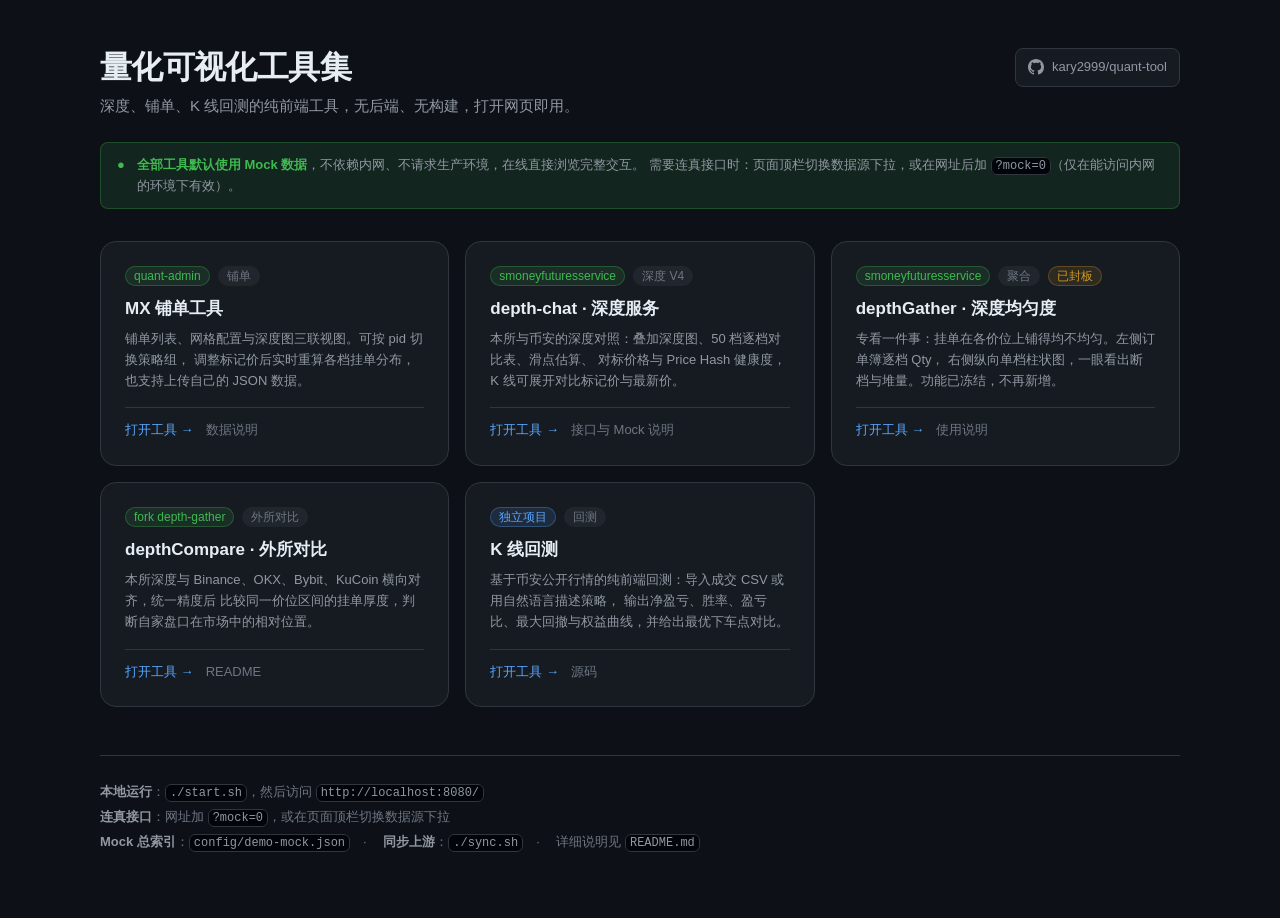
<file: index.html>
<!DOCTYPE html>
<html lang="zh">
<head>
  <meta charset="UTF-8">
  <meta name="viewport" content="width=device-width, initial-scale=1.0">
  <title>量化可视化工具集</title>
  <meta name="description" content="深度、铺单、K 线回测的纯前端可视化工具集，默认内置 Mock 数据，打开即用。">
  <link rel="icon" href="data:image/svg+xml,<svg xmlns='http://www.w3.org/2000/svg' viewBox='0 0 32 32'><text y='26' font-size='26'>📈</text></svg>">
  <style>
    :root {
      /* 颜色：一个主色 + 中性灰阶 + 语义色 */
      --bg:        #0d1117;
      --bg-raised: #161b22;
      --bg-sunken: #010409;
      --bg-subtle: #21262d;
      --border:       #30363d;
      --border-strong:#3d444d;
      --text:       #e6edf3;
      --text-dim:   #9198a1;
      --text-faint: #6e7681;
      --accent:      #58a6ff;
      --accent-dim:  rgba(88, 166, 255, .12);
      --ok:      #3fb950;
      --ok-dim:  rgba(63, 185, 80, .12);
      --warn:     #d29922;
      --warn-dim: rgba(210, 153, 34, .12);

      /* 间距：4px 刻度 */
      --sp-1: 4px;  --sp-2: 8px;  --sp-3: 12px; --sp-4: 16px;
      --sp-6: 24px; --sp-8: 32px; --sp-12: 48px; --sp-16: 64px;

      /* 圆角 */
      --r-sm: 6px; --r-md: 8px; --r-lg: 16px; --r-pill: 9999px;

      /* 字阶 */
      --fs-display: 32px; --fs-h2: 22px; --fs-h3: 17px;
      --fs-body: 15px; --fs-small: 13px; --fs-caption: 12px;

      /* 阴影 */
      --shadow-sm: 0 1px 3px rgba(0,0,0,.24), 0 2px 6px rgba(0,0,0,.16);
      --shadow-lg: 0 4px 6px rgba(0,0,0,.20), 0 16px 32px rgba(0,0,0,.32);

      --font: 'Inter', -apple-system, BlinkMacSystemFont, 'PingFang SC',
              'HarmonyOS Sans', 'Source Han Sans SC', 'Segoe UI', sans-serif;
      --font-mono: ui-monospace, SFMono-Regular, 'SF Mono', Menlo, monospace;
      --ease: 160ms ease-out;
    }

    *, *::before, *::after { box-sizing: border-box; margin: 0; padding: 0; }

    body {
      font-family: var(--font);
      font-size: var(--fs-body);
      line-height: 1.6;
      background: var(--bg);
      color: var(--text);
      min-height: 100vh;
      padding: var(--sp-12) var(--sp-6) var(--sp-16);
      -webkit-font-smoothing: antialiased;
    }

    .wrap { max-width: 1080px; margin: 0 auto; }

    /* ---------- 页头 ---------- */
    .masthead {
      display: flex;
      align-items: flex-start;
      justify-content: space-between;
      gap: var(--sp-6);
      flex-wrap: wrap;
      margin-bottom: var(--sp-6);
    }
    h1 {
      font-size: var(--fs-display);
      font-weight: 700;
      line-height: 1.2;
      letter-spacing: -.02em;
      margin-bottom: var(--sp-2);
    }
    .lede {
      color: var(--text-dim);
      font-size: var(--fs-body);
      max-width: 62ch;
    }
    .repo-link {
      display: inline-flex;
      align-items: center;
      gap: var(--sp-2);
      padding: var(--sp-2) var(--sp-3);
      min-height: 36px;
      border: 1px solid var(--border);
      border-radius: var(--r-md);
      background: var(--bg-raised);
      color: var(--text-dim);
      font-size: var(--fs-small);
      text-decoration: none;
      transition: border-color var(--ease), color var(--ease);
      white-space: nowrap;
    }
    .repo-link:hover  { border-color: var(--border-strong); color: var(--text); }
    .repo-link:active { background: var(--bg-subtle); }

    /* ---------- Mock 提示条 ---------- */
    .notice {
      display: flex;
      gap: var(--sp-3);
      padding: var(--sp-3) var(--sp-4);
      margin-bottom: var(--sp-8);
      background: var(--ok-dim);
      border: 1px solid rgba(63, 185, 80, .28);
      border-radius: var(--r-md);
      font-size: var(--fs-small);
      color: var(--text-dim);
      line-height: 1.55;
    }
    .notice b { color: var(--ok); font-weight: 600; }
    .notice-icon { color: var(--ok); flex-shrink: 0; }

    /* ---------- 卡片网格 ---------- */
    .grid {
      display: grid;
      grid-template-columns: repeat(auto-fill, minmax(320px, 1fr));
      gap: var(--sp-4);
    }
    .card {
      display: flex;
      flex-direction: column;
      background: var(--bg-raised);
      border: 1px solid var(--border);
      border-radius: var(--r-lg);
      padding: var(--sp-6);
      transition: border-color var(--ease), transform var(--ease), box-shadow var(--ease);
    }
    .card:hover {
      border-color: var(--border-strong);
      transform: translateY(-2px);
      box-shadow: var(--shadow-lg);
    }
    .card:focus-within { border-color: var(--accent); }

    .tags { display: flex; flex-wrap: wrap; gap: var(--sp-2); margin-bottom: var(--sp-3); }
    .tag {
      font-size: var(--fs-caption);
      line-height: 1.5;
      padding: 0 var(--sp-2);
      border-radius: var(--r-pill);
      background: var(--bg-subtle);
      border: 1px solid transparent;
      color: var(--text-faint);
    }
    .tag--src   { color: var(--ok);     background: var(--ok-dim);     border-color: rgba(63,185,80,.3); }
    .tag--frozen{ color: var(--warn);   background: var(--warn-dim);   border-color: rgba(210,153,34,.3); }
    .tag--ext   { color: var(--accent); background: var(--accent-dim); border-color: rgba(88,166,255,.3); }

    .card h2 { font-size: var(--fs-h3); font-weight: 600; line-height: 1.35; margin-bottom: var(--sp-2); }
    .card h2 a {
      color: var(--text);
      text-decoration: none;
      transition: color var(--ease);
    }
    .card h2 a:hover { color: var(--accent); }
    /* 让整张卡可点，同时不吞掉底部的次级链接 */
    .card h2 a::after { content: ''; position: absolute; inset: 0; }
    .card { position: relative; }

    .card p {
      font-size: var(--fs-small);
      color: var(--text-dim);
      line-height: 1.6;
      margin-bottom: var(--sp-4);
      flex: 1;
    }

    .card-foot {
      display: flex;
      flex-wrap: wrap;
      gap: var(--sp-3);
      padding-top: var(--sp-3);
      border-top: 1px solid var(--border);
    }
    .link {
      position: relative;
      z-index: 1;
      font-size: var(--fs-small);
      color: var(--text-faint);
      text-decoration: none;
      transition: color var(--ease);
    }
    .link:hover { color: var(--accent); text-decoration: underline; }
    .link--go { color: var(--accent); font-weight: 500; }

    /* ---------- 页脚 ---------- */
    footer {
      margin-top: var(--sp-12);
      padding-top: var(--sp-6);
      border-top: 1px solid var(--border);
      font-size: var(--fs-small);
      color: var(--text-faint);
      line-height: 1.9;
    }
    footer strong { color: var(--text-dim); font-weight: 600; }
    code {
      font-family: var(--font-mono);
      font-size: var(--fs-caption);
      background: var(--bg-sunken);
      border: 1px solid var(--border);
      padding: 1px var(--sp-1);
      border-radius: var(--r-sm);
      color: var(--text-dim);
    }

    @media (max-width: 600px) {
      body { padding: var(--sp-8) var(--sp-4) var(--sp-12); }
      h1 { font-size: 26px; }
      .grid { grid-template-columns: 1fr; }
    }
  </style>
</head>
<body>
<div class="wrap">

  <header class="masthead">
    <div>
      <h1>量化可视化工具集</h1>
      <p class="lede">
        深度、铺单、K 线回测的纯前端工具，无后端、无构建，打开网页即用。
      </p>
    </div>
    <a class="repo-link" href="https://github.com/kary2999/quant-tool" target="_blank" rel="noopener"
       aria-label="在 GitHub 上查看源码">
      <svg width="16" height="16" viewBox="0 0 16 16" fill="currentColor" aria-hidden="true">
        <path d="M8 0C3.58 0 0 3.58 0 8c0 3.54 2.29 6.53 5.47 7.59.4.07.55-.17.55-.38
                 0-.19-.01-.82-.01-1.49-2.01.37-2.53-.49-2.69-.94-.09-.23-.48-.94-.82-1.13
                 -.28-.15-.68-.52-.01-.53.63-.01 1.08.58 1.23.82.72 1.21 1.87.87 2.33.66
                 .07-.52.28-.87.51-1.07-1.78-.2-3.64-.89-3.64-3.95 0-.87.31-1.59.82-2.15
                 -.08-.2-.36-1.02.08-2.12 0 0 .67-.21 2.2.82a7.4 7.4 0 0 1 2-.27c.68 0 1.36.09 2 .27
                 1.53-1.04 2.2-.82 2.2-.82.44 1.1.16 1.92.08 2.12.51.56.82 1.27.82 2.15
                 0 3.07-1.87 3.75-3.65 3.95.29.25.54.73.54 1.48 0 1.07-.01 1.93-.01 2.2
                 0 .21.15.46.55.38A8.01 8.01 0 0 0 16 8c0-4.42-3.58-8-8-8Z"/>
      </svg>
      kary2999/quant-tool
    </a>
  </header>

  <div class="notice">
    <span class="notice-icon" aria-hidden="true">●</span>
    <span>
      <b>全部工具默认使用 Mock 数据</b>，不依赖内网、不请求生产环境，在线直接浏览完整交互。
      需要连真接口时：页面顶栏切换数据源下拉，或在网址后加 <code>?mock=0</code>（仅在能访问内网的环境下有效）。
    </span>
  </div>

  <main class="grid">

    <article class="card">
      <div class="tags">
        <span class="tag tag--src">quant-admin</span>
        <span class="tag">铺单</span>
      </div>
      <h2><a href="market-making/index.html">MX 铺单工具</a></h2>
      <p>
        铺单列表、网格配置与深度图三联视图。可按 pid 切换策略组，
        调整标记价后实时重算各档挂单分布，也支持上传自己的 JSON 数据。
      </p>
      <div class="card-foot">
        <a class="link link--go" href="market-making/index.html">打开工具 →</a>
        <a class="link" href="market-making/demo.html">数据说明</a>
      </div>
    </article>

    <article class="card">
      <div class="tags">
        <span class="tag tag--src">smoneyfuturesservice</span>
        <span class="tag">深度 V4</span>
      </div>
      <h2><a href="depth-chat/depth-chat.html">depth-chat · 深度服务</a></h2>
      <p>
        本所与币安的深度对照：叠加深度图、50 档逐档对比表、滑点估算、
        对标价格与 Price Hash 健康度，K 线可展开对比标记价与最新价。
      </p>
      <div class="card-foot">
        <a class="link link--go" href="depth-chat/depth-chat.html">打开工具 →</a>
        <a class="link" href="depth-chat/demo.html">接口与 Mock 说明</a>
      </div>
    </article>

    <article class="card">
      <div class="tags">
        <span class="tag tag--src">smoneyfuturesservice</span>
        <span class="tag">聚合</span>
        <span class="tag tag--frozen">已封板</span>
      </div>
      <h2><a href="depth-gather/depthGather-chat.html">depthGather · 深度均匀度</a></h2>
      <p>
        专看一件事：挂单在各价位上铺得均不均匀。左侧订单簿逐档 Qty，
        右侧纵向单档柱状图，一眼看出断档与堆量。功能已冻结，不再新增。
      </p>
      <div class="card-foot">
        <a class="link link--go" href="depth-gather/depthGather-chat.html">打开工具 →</a>
        <a class="link" href="depth-gather/demo.html">使用说明</a>
      </div>
    </article>

    <article class="card">
      <div class="tags">
        <span class="tag tag--src">fork depth-gather</span>
        <span class="tag">外所对比</span>
      </div>
      <h2><a href="depth-compare/depthCompare-chat.html">depthCompare · 外所对比</a></h2>
      <p>
        本所深度与 Binance、OKX、Bybit、KuCoin 横向对齐，统一精度后
        比较同一价位区间的挂单厚度，判断自家盘口在市场中的相对位置。
      </p>
      <div class="card-foot">
        <a class="link link--go" href="depth-compare/depthCompare-chat.html">打开工具 →</a>
        <a class="link" href="https://github.com/kary2999/quant-tool/blob/main/depth-compare/README.md"
           target="_blank" rel="noopener">README</a>
      </div>
    </article>

    <article class="card">
      <div class="tags">
        <span class="tag tag--ext">独立项目</span>
        <span class="tag">回测</span>
      </div>
      <h2>
        <a href="https://kary2999.github.io/trade-backtest/" target="_blank" rel="noopener">
          K 线回测
        </a>
      </h2>
      <p>
        基于币安公开行情的纯前端回测：导入成交 CSV 或用自然语言描述策略，
        输出净盈亏、胜率、盈亏比、最大回撤与权益曲线，并给出最优下车点对比。
      </p>
      <div class="card-foot">
        <a class="link link--go" href="https://kary2999.github.io/trade-backtest/"
           target="_blank" rel="noopener">打开工具 →</a>
        <a class="link" href="https://github.com/kary2999/trade-backtest"
           target="_blank" rel="noopener">源码</a>
      </div>
    </article>

  </main>

  <footer>
    <strong>本地运行</strong>：<code>./start.sh</code>，然后访问 <code>http://localhost:8080/</code><br>
    <strong>连真接口</strong>：网址加 <code>?mock=0</code>，或在页面顶栏切换数据源下拉<br>
    <strong>Mock 总索引</strong>：<code>config/demo-mock.json</code>　·　
    <strong>同步上游</strong>：<code>./sync.sh</code>　·　
    详细说明见 <code>README.md</code>
  </footer>

</div>
</body>
</html>
</file>
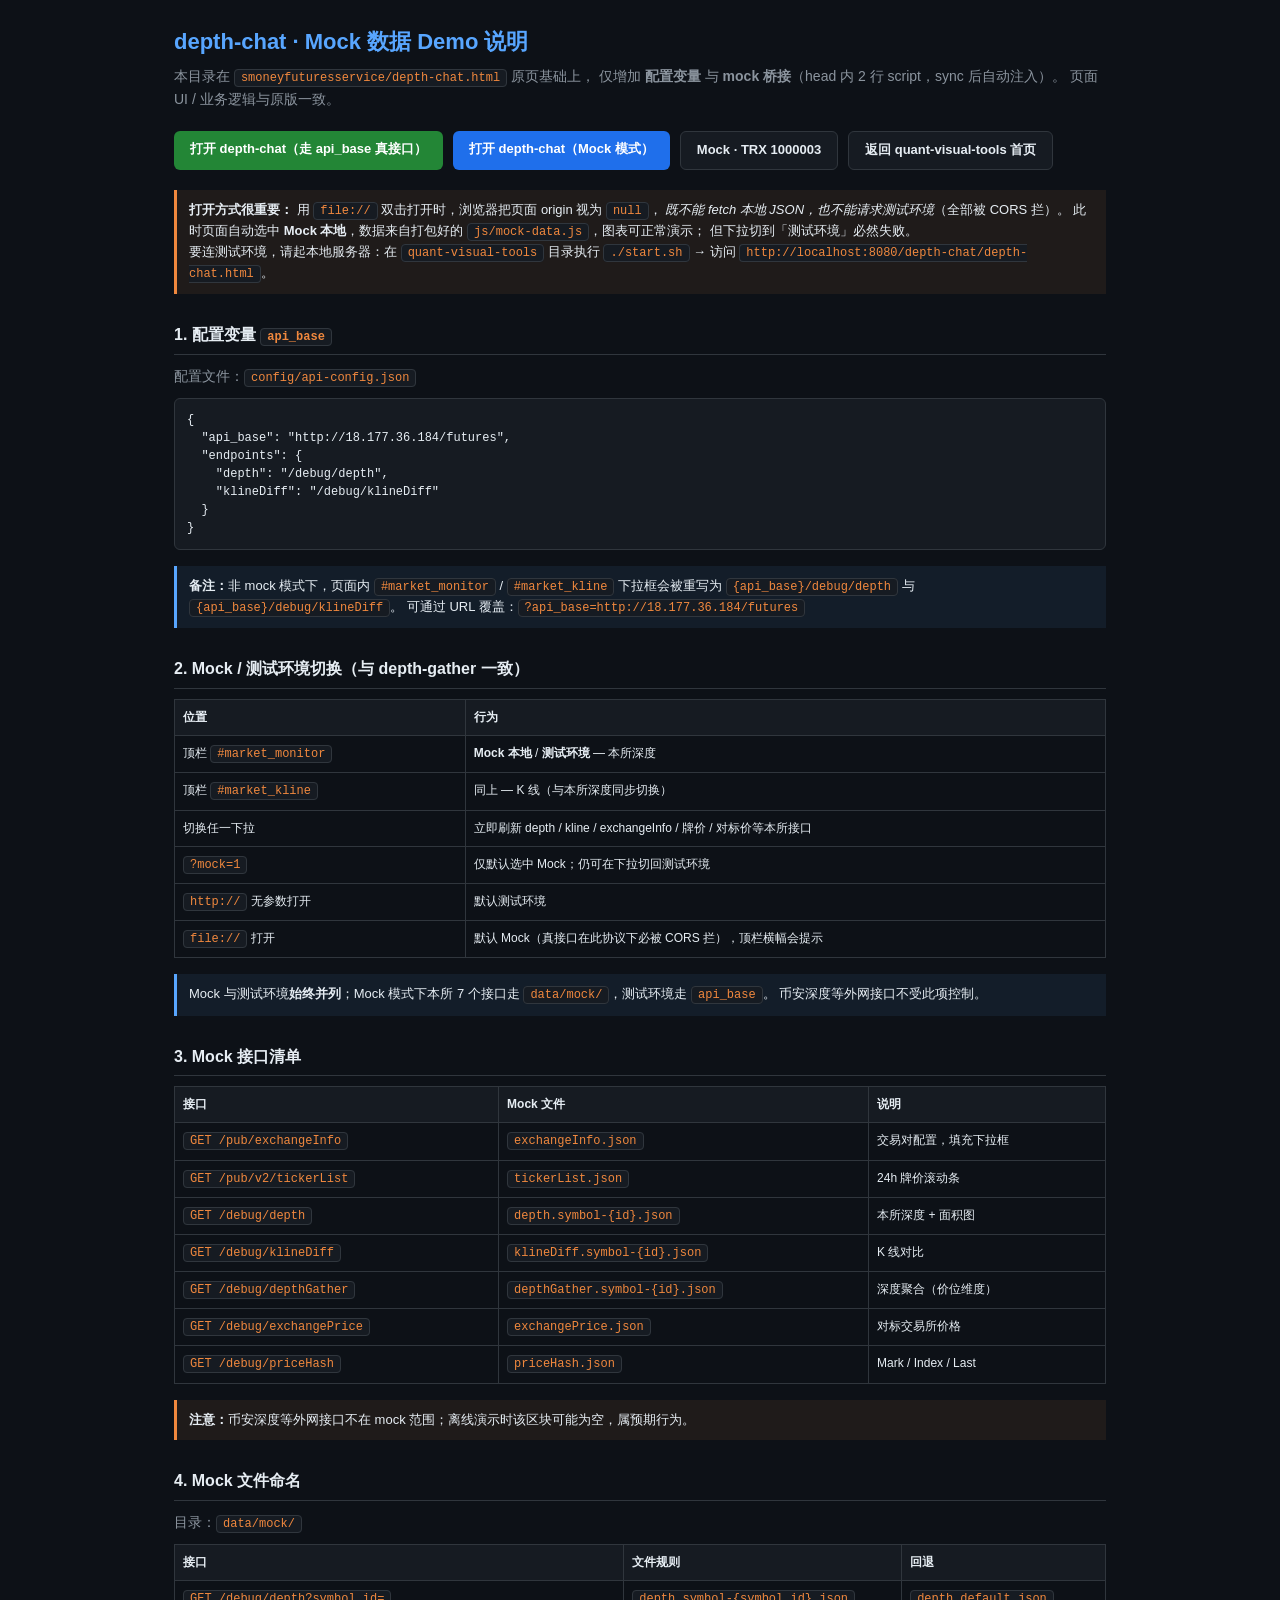
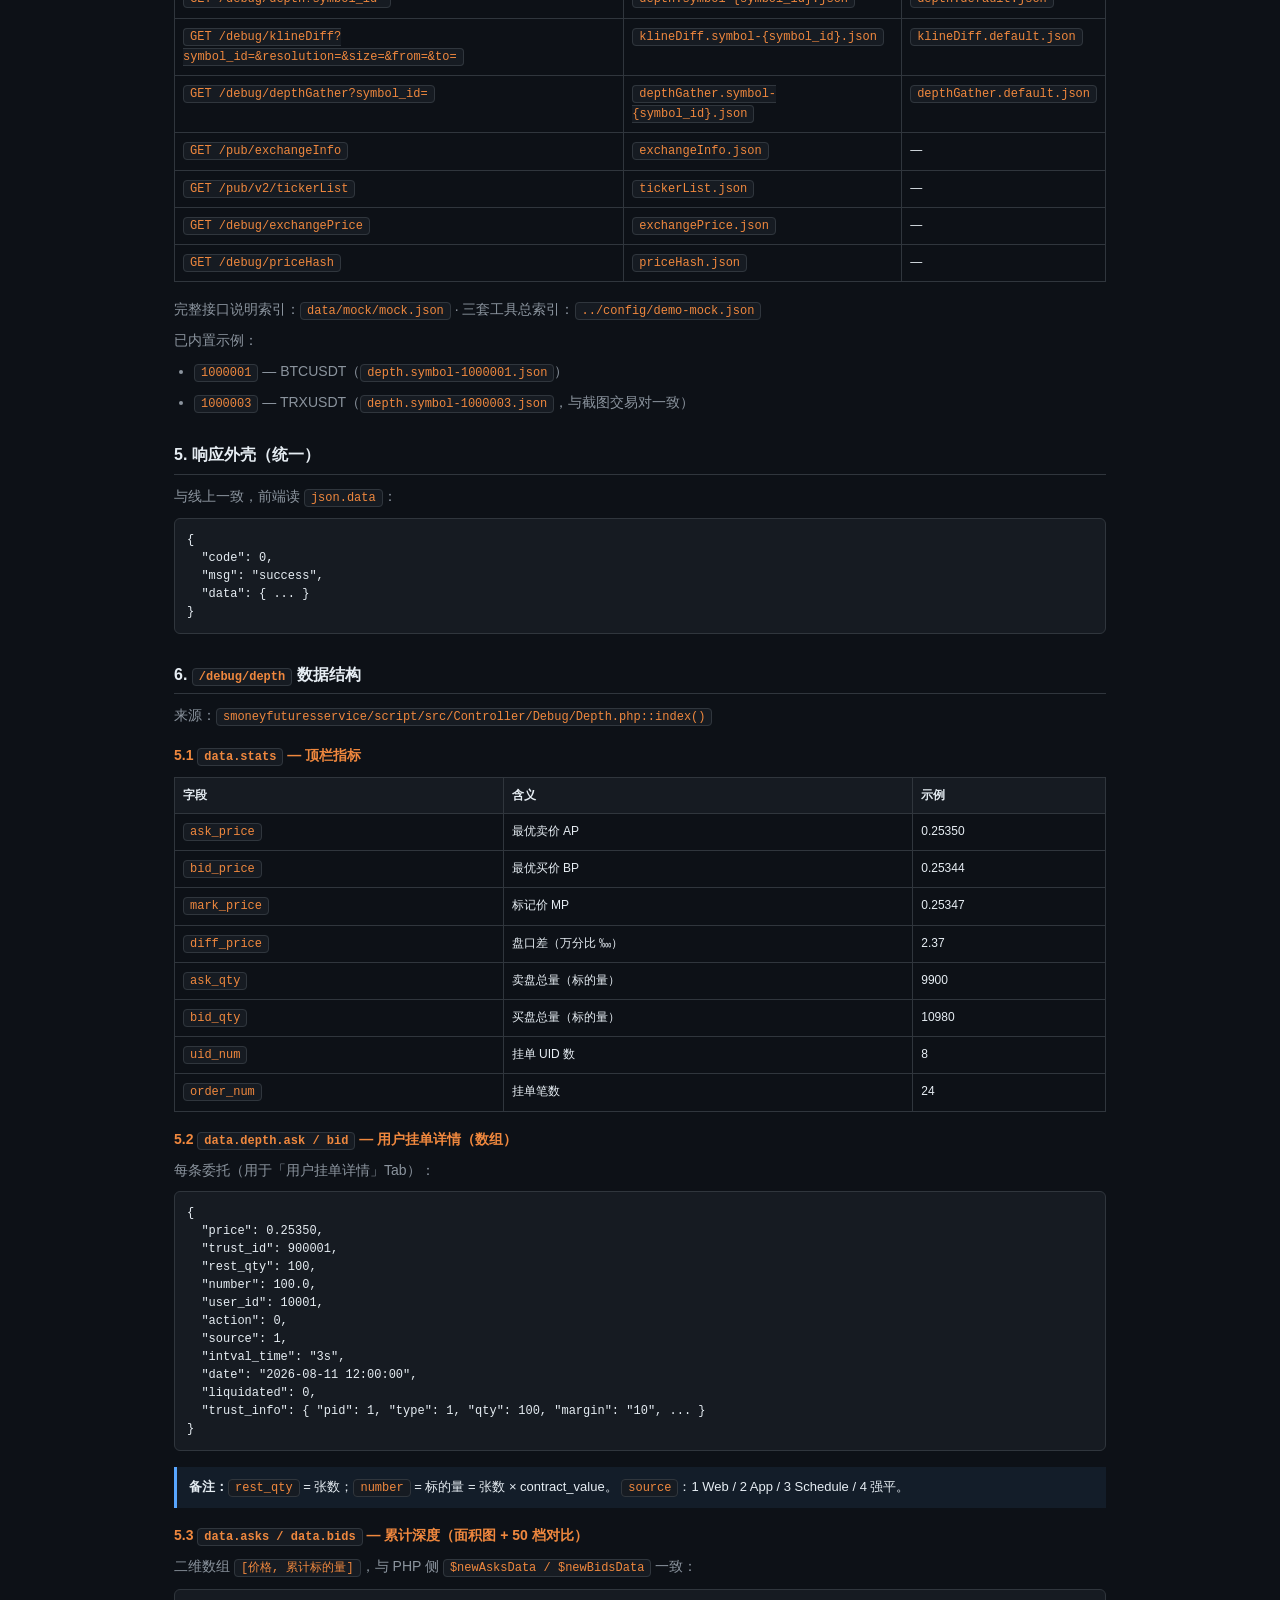
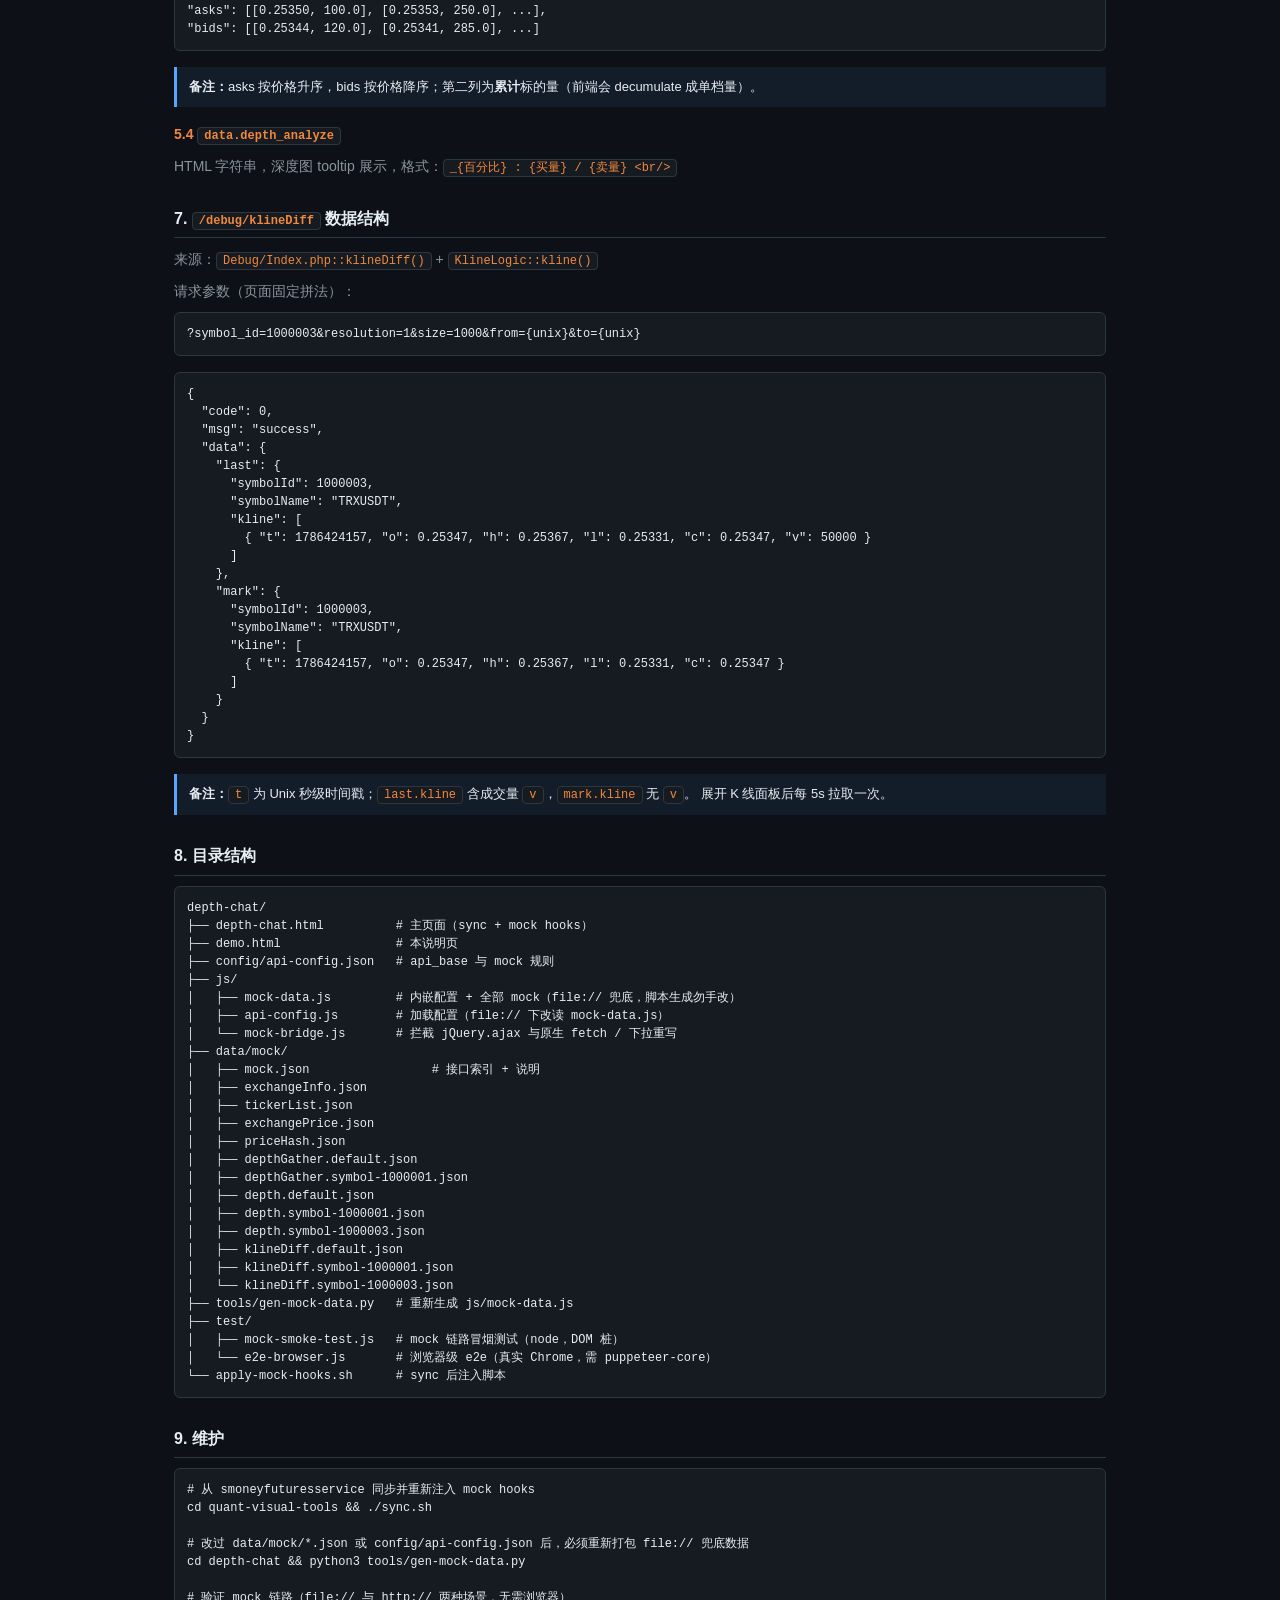
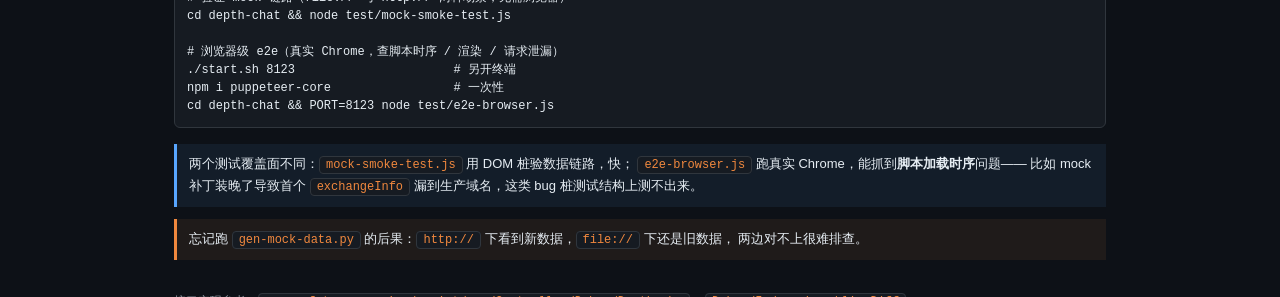
<file: depth-chat/demo.html>
<!DOCTYPE html>
<html lang="zh">
<head>
  <meta charset="UTF-8">
  <meta name="viewport" content="width=device-width, initial-scale=1.0">
  <title>depth-chat · Mock 数据格式说明</title>
  <style>
    :root { --bg:#0d1117; --bg2:#161b22; --border:#30363d; --text:#e6edf3; --dim:#8b949e; --accent:#58a6ff; --ok:#3fb950; --warn:#f0883e; }
    * { box-sizing:border-box; margin:0; padding:0; }
    body { background:var(--bg); color:var(--text); font:14px/1.6 -apple-system,BlinkMacSystemFont,'Segoe UI',sans-serif; padding:24px; max-width:980px; margin:0 auto; }
    h1 { font-size:22px; color:var(--accent); margin-bottom:6px; }
    h2 { font-size:16px; margin:28px 0 10px; padding-bottom:6px; border-bottom:1px solid var(--border); }
    h3 { font-size:14px; margin:16px 0 8px; color:var(--warn); }
    p, li { color:var(--dim); margin-bottom:8px; }
    li { margin-left:20px; }
    code { background:var(--bg2); border:1px solid var(--border); padding:1px 6px; border-radius:4px; font-size:12px; color:#f0883e; }
    pre { background:var(--bg2); border:1px solid var(--border); border-radius:6px; padding:12px; overflow:auto; font-size:12px; line-height:1.5; margin:10px 0 16px; }
    .note { background:rgba(88,166,255,.08); border-left:3px solid var(--accent); padding:10px 12px; margin:12px 0; font-size:13px; }
    .warn { background:rgba(240,136,62,.08); border-left:3px solid var(--warn); padding:10px 12px; margin:12px 0; font-size:13px; }
    table { width:100%; border-collapse:collapse; font-size:12px; margin:10px 0 16px; }
    th, td { border:1px solid var(--border); padding:8px; text-align:left; vertical-align:top; }
    th { background:var(--bg2); color:var(--text); }
    .btns { margin:20px 0; display:flex; flex-wrap:wrap; gap:10px; }
    .btn { display:inline-block; padding:8px 16px; border-radius:6px; text-decoration:none; font-size:13px; font-weight:600; }
    .btn-primary { background:#238636; color:#fff; }
    .btn-mock { background:#1f6feb; color:#fff; }
    .btn-ghost { background:var(--bg2); color:var(--text); border:1px solid var(--border); }
    .tag { display:inline-block; font-size:11px; padding:2px 8px; border-radius:10px; background:var(--bg2); border:1px solid var(--border); margin-right:6px; }
  </style>
</head>
<body>

<h1>depth-chat · Mock 数据 Demo 说明</h1>
<p>
  本目录在 <code>smoneyfuturesservice/depth-chat.html</code> 原页基础上，
  仅增加 <strong>配置变量</strong> 与 <strong>mock 桥接</strong>（head 内 2 行 script，sync 后自动注入）。
  页面 UI / 业务逻辑与原版一致。
</p>

<div class="btns">
  <a class="btn btn-primary" href="depth-chat.html">打开 depth-chat（走 api_base 真接口）</a>
  <a class="btn btn-mock" href="depth-chat.html?mock=1">打开 depth-chat（Mock 模式）</a>
  <a class="btn btn-ghost" href="depth-chat.html?mock=1&symbol_id=1000003">Mock · TRX 1000003</a>
  <a class="btn btn-ghost" href="../">返回 quant-visual-tools 首页</a>
</div>

<div class="warn">
  <strong>打开方式很重要：</strong>
  用 <code>file://</code> 双击打开时，浏览器把页面 origin 视为 <code>null</code>，
  <em>既不能 fetch 本地 JSON，也不能请求测试环境</em>（全部被 CORS 拦）。
  此时页面自动选中 <strong>Mock 本地</strong>，数据来自打包好的 <code>js/mock-data.js</code>，图表可正常演示；
  但下拉切到「测试环境」必然失败。<br>
  要连测试环境，请起本地服务器：在 <code>quant-visual-tools</code> 目录执行 <code>./start.sh</code> →
  访问 <code>http://localhost:8080/depth-chat/depth-chat.html</code>。
</div>

<h2>1. 配置变量 <code>api_base</code></h2>
<p>配置文件：<code>config/api-config.json</code></p>

<pre>{
  "api_base": "http://18.177.36.184/futures",
  "endpoints": {
    "depth": "/debug/depth",
    "klineDiff": "/debug/klineDiff"
  }
}</pre>

<div class="note">
  <strong>备注：</strong>非 mock 模式下，页面内 <code>#market_monitor</code> / <code>#market_kline</code> 下拉框会被重写为
  <code>{api_base}/debug/depth</code> 与 <code>{api_base}/debug/klineDiff</code>。
  可通过 URL 覆盖：<code>?api_base=http://18.177.36.184/futures</code>
</div>

<h2>2. Mock / 测试环境切换（与 depth-gather 一致）</h2>
<table>
  <tr><th>位置</th><th>行为</th></tr>
  <tr><td>顶栏 <code>#market_monitor</code></td><td><strong>Mock 本地</strong> / <strong>测试环境</strong> — 本所深度</td></tr>
  <tr><td>顶栏 <code>#market_kline</code></td><td>同上 — K 线（与本所深度同步切换）</td></tr>
  <tr><td>切换任一下拉</td><td>立即刷新 depth / kline / exchangeInfo / 牌价 / 对标价等本所接口</td></tr>
  <tr><td><code>?mock=1</code></td><td>仅默认选中 Mock；仍可在下拉切回测试环境</td></tr>
  <tr><td><code>http://</code> 无参数打开</td><td>默认测试环境</td></tr>
  <tr><td><code>file://</code> 打开</td><td>默认 Mock（真接口在此协议下必被 CORS 拦），顶栏横幅会提示</td></tr>
</table>
<div class="note">
  Mock 与测试环境<strong>始终并列</strong>；Mock 模式下本所 7 个接口走 <code>data/mock/</code>，测试环境走 <code>api_base</code>。
  币安深度等外网接口不受此项控制。
</div>

<h2>3. Mock 接口清单</h2>
<table>
  <tr><th>接口</th><th>Mock 文件</th><th>说明</th></tr>
  <tr><td><code>GET /pub/exchangeInfo</code></td><td><code>exchangeInfo.json</code></td><td>交易对配置，填充下拉框</td></tr>
  <tr><td><code>GET /pub/v2/tickerList</code></td><td><code>tickerList.json</code></td><td>24h 牌价滚动条</td></tr>
  <tr><td><code>GET /debug/depth</code></td><td><code>depth.symbol-{id}.json</code></td><td>本所深度 + 面积图</td></tr>
  <tr><td><code>GET /debug/klineDiff</code></td><td><code>klineDiff.symbol-{id}.json</code></td><td>K 线对比</td></tr>
  <tr><td><code>GET /debug/depthGather</code></td><td><code>depthGather.symbol-{id}.json</code></td><td>深度聚合（价位维度）</td></tr>
  <tr><td><code>GET /debug/exchangePrice</code></td><td><code>exchangePrice.json</code></td><td>对标交易所价格</td></tr>
  <tr><td><code>GET /debug/priceHash</code></td><td><code>priceHash.json</code></td><td>Mark / Index / Last</td></tr>
</table>
<div class="warn">
  <strong>注意：</strong>币安深度等外网接口不在 mock 范围；离线演示时该区块可能为空，属预期行为。
</div>

<h2>4. Mock 文件命名</h2>
<p>目录：<code>data/mock/</code></p>
<table>
  <tr><th>接口</th><th>文件规则</th><th>回退</th></tr>
  <tr>
    <td><code>GET /debug/depth?symbol_id=</code></td>
    <td><code>depth.symbol-{symbol_id}.json</code></td>
    <td><code>depth.default.json</code></td>
  </tr>
  <tr>
    <td><code>GET /debug/klineDiff?symbol_id=&amp;resolution=&amp;size=&amp;from=&amp;to=</code></td>
    <td><code>klineDiff.symbol-{symbol_id}.json</code></td>
    <td><code>klineDiff.default.json</code></td>
  </tr>
  <tr>
    <td><code>GET /debug/depthGather?symbol_id=</code></td>
    <td><code>depthGather.symbol-{symbol_id}.json</code></td>
    <td><code>depthGather.default.json</code></td>
  </tr>
  <tr>
    <td><code>GET /pub/exchangeInfo</code></td>
    <td><code>exchangeInfo.json</code></td>
    <td>—</td>
  </tr>
  <tr>
    <td><code>GET /pub/v2/tickerList</code></td>
    <td><code>tickerList.json</code></td>
    <td>—</td>
  </tr>
  <tr>
    <td><code>GET /debug/exchangePrice</code></td>
    <td><code>exchangePrice.json</code></td>
    <td>—</td>
  </tr>
  <tr>
    <td><code>GET /debug/priceHash</code></td>
    <td><code>priceHash.json</code></td>
    <td>—</td>
  </tr>
</table>
<p>完整接口说明索引：<code>data/mock/mock.json</code> · 三套工具总索引：<code>../config/demo-mock.json</code></p>

<p>已内置示例：</p>
<ul>
  <li><code>1000001</code> — BTCUSDT（<code>depth.symbol-1000001.json</code>）</li>
  <li><code>1000003</code> — TRXUSDT（<code>depth.symbol-1000003.json</code>，与截图交易对一致）</li>
</ul>

<h2>5. 响应外壳（统一）</h2>
<p>与线上一致，前端读 <code>json.data</code>：</p>
<pre>{
  "code": 0,
  "msg": "success",
  "data": { ... }
}</pre>

<h2>6. <code>/debug/depth</code> 数据结构</h2>
<p>来源：<code>smoneyfuturesservice/script/src/Controller/Debug/Depth.php::index()</code></p>

<h3>5.1 <code>data.stats</code> — 顶栏指标</h3>
<table>
  <tr><th>字段</th><th>含义</th><th>示例</th></tr>
  <tr><td><code>ask_price</code></td><td>最优卖价 AP</td><td>0.25350</td></tr>
  <tr><td><code>bid_price</code></td><td>最优买价 BP</td><td>0.25344</td></tr>
  <tr><td><code>mark_price</code></td><td>标记价 MP</td><td>0.25347</td></tr>
  <tr><td><code>diff_price</code></td><td>盘口差（万分比 ‱）</td><td>2.37</td></tr>
  <tr><td><code>ask_qty</code></td><td>卖盘总量（标的量）</td><td>9900</td></tr>
  <tr><td><code>bid_qty</code></td><td>买盘总量（标的量）</td><td>10980</td></tr>
  <tr><td><code>uid_num</code></td><td>挂单 UID 数</td><td>8</td></tr>
  <tr><td><code>order_num</code></td><td>挂单笔数</td><td>24</td></tr>
</table>

<h3>5.2 <code>data.depth.ask / bid</code> — 用户挂单详情（数组）</h3>
<p>每条委托（用于「用户挂单详情」Tab）：</p>
<pre>{
  "price": 0.25350,
  "trust_id": 900001,
  "rest_qty": 100,
  "number": 100.0,
  "user_id": 10001,
  "action": 0,
  "source": 1,
  "intval_time": "3s",
  "date": "2026-08-11 12:00:00",
  "liquidated": 0,
  "trust_info": { "pid": 1, "type": 1, "qty": 100, "margin": "10", ... }
}</pre>
<div class="note">
  <strong>备注：</strong><code>rest_qty</code> = 张数；<code>number</code> = 标的量 = 张数 × contract_value。
  <code>source</code>：1 Web / 2 App / 3 Schedule / 4 强平。
</div>

<h3>5.3 <code>data.asks / data.bids</code> — 累计深度（面积图 + 50 档对比）</h3>
<p>二维数组 <code>[价格, 累计标的量]</code>，与 PHP 侧 <code>$newAsksData / $newBidsData</code> 一致：</p>
<pre>"asks": [[0.25350, 100.0], [0.25353, 250.0], ...],
"bids": [[0.25344, 120.0], [0.25341, 285.0], ...]</pre>
<div class="note">
  <strong>备注：</strong>asks 按价格升序，bids 按价格降序；第二列为<strong>累计</strong>标的量（前端会 decumulate 成单档量）。
</div>

<h3>5.4 <code>data.depth_analyze</code></h3>
<p>HTML 字符串，深度图 tooltip 展示，格式：<code>_{百分比} : {买量} / {卖量} &lt;br/&gt;</code></p>

<h2>7. <code>/debug/klineDiff</code> 数据结构</h2>
<p>来源：<code>Debug/Index.php::klineDiff()</code> + <code>KlineLogic::kline()</code></p>
<p>请求参数（页面固定拼法）：</p>
<pre>?symbol_id=1000003&amp;resolution=1&amp;size=1000&amp;from={unix}&amp;to={unix}</pre>

<pre>{
  "code": 0,
  "msg": "success",
  "data": {
    "last": {
      "symbolId": 1000003,
      "symbolName": "TRXUSDT",
      "kline": [
        { "t": 1786424157, "o": 0.25347, "h": 0.25367, "l": 0.25331, "c": 0.25347, "v": 50000 }
      ]
    },
    "mark": {
      "symbolId": 1000003,
      "symbolName": "TRXUSDT",
      "kline": [
        { "t": 1786424157, "o": 0.25347, "h": 0.25367, "l": 0.25331, "c": 0.25347 }
      ]
    }
  }
}</pre>
<div class="note">
  <strong>备注：</strong><code>t</code> 为 Unix 秒级时间戳；<code>last.kline</code> 含成交量 <code>v</code>，<code>mark.kline</code> 无 <code>v</code>。
  展开 K 线面板后每 5s 拉取一次。
</div>

<h2>8. 目录结构</h2>
<pre>depth-chat/
├── depth-chat.html          # 主页面（sync + mock hooks）
├── demo.html                # 本说明页
├── config/api-config.json   # api_base 与 mock 规则
├── js/
│   ├── mock-data.js         # 内嵌配置 + 全部 mock（file:// 兜底，脚本生成勿手改）
│   ├── api-config.js        # 加载配置（file:// 下改读 mock-data.js）
│   └── mock-bridge.js       # 拦截 jQuery.ajax 与原生 fetch / 下拉重写
├── data/mock/
│   ├── mock.json                 # 接口索引 + 说明
│   ├── exchangeInfo.json
│   ├── tickerList.json
│   ├── exchangePrice.json
│   ├── priceHash.json
│   ├── depthGather.default.json
│   ├── depthGather.symbol-1000001.json
│   ├── depth.default.json
│   ├── depth.symbol-1000001.json
│   ├── depth.symbol-1000003.json
│   ├── klineDiff.default.json
│   ├── klineDiff.symbol-1000001.json
│   └── klineDiff.symbol-1000003.json
├── tools/gen-mock-data.py   # 重新生成 js/mock-data.js
├── test/
│   ├── mock-smoke-test.js   # mock 链路冒烟测试（node，DOM 桩）
│   └── e2e-browser.js       # 浏览器级 e2e（真实 Chrome，需 puppeteer-core）
└── apply-mock-hooks.sh      # sync 后注入脚本</pre>

<h2>9. 维护</h2>
<pre># 从 smoneyfuturesservice 同步并重新注入 mock hooks
cd quant-visual-tools && ./sync.sh

# 改过 data/mock/*.json 或 config/api-config.json 后，必须重新打包 file:// 兜底数据
cd depth-chat && python3 tools/gen-mock-data.py

# 验证 mock 链路（file:// 与 http:// 两种场景，无需浏览器）
cd depth-chat && node test/mock-smoke-test.js

# 浏览器级 e2e（真实 Chrome，查脚本时序 / 渲染 / 请求泄漏）
./start.sh 8123                      # 另开终端
npm i puppeteer-core                 # 一次性
cd depth-chat && PORT=8123 node test/e2e-browser.js</pre>
<div class="note">
  两个测试覆盖面不同：<code>mock-smoke-test.js</code> 用 DOM 桩验数据链路，快；
  <code>e2e-browser.js</code> 跑真实 Chrome，能抓到<strong>脚本加载时序</strong>问题——
  比如 mock 补丁装晚了导致首个 <code>exchangeInfo</code> 漏到生产域名，这类 bug 桩测试结构上测不出来。
</div>
<div class="warn">
  忘记跑 <code>gen-mock-data.py</code> 的后果：<code>http://</code> 下看到新数据，<code>file://</code> 下还是旧数据，
  两边对不上很难排查。
</div>

<p style="margin-top:32px;color:var(--dim);font-size:12px;">
  接口实现参考：<code>smoneyfuturesservice/script/src/Controller/Debug/Depth.php</code>、
  <code>Debug/Index.php::klineDiff</code>
</p>

</body>
</html>
</file>
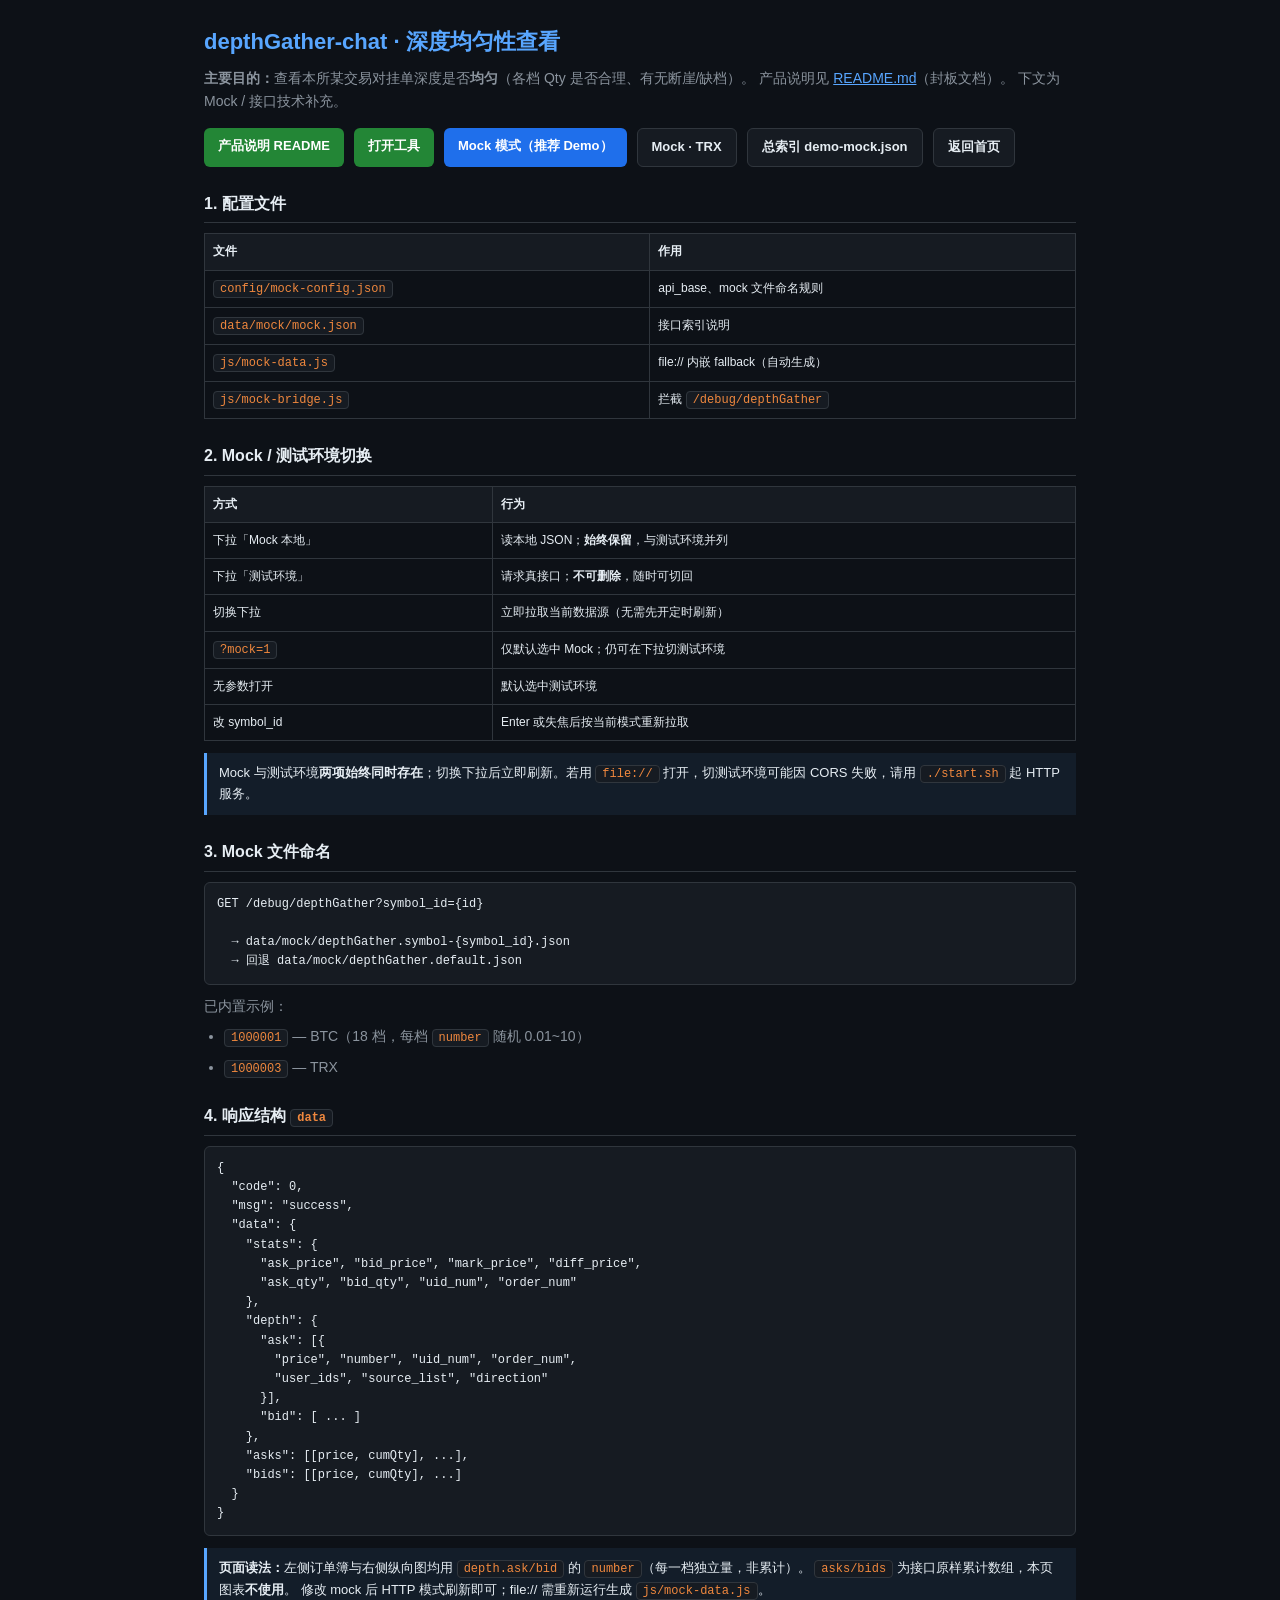
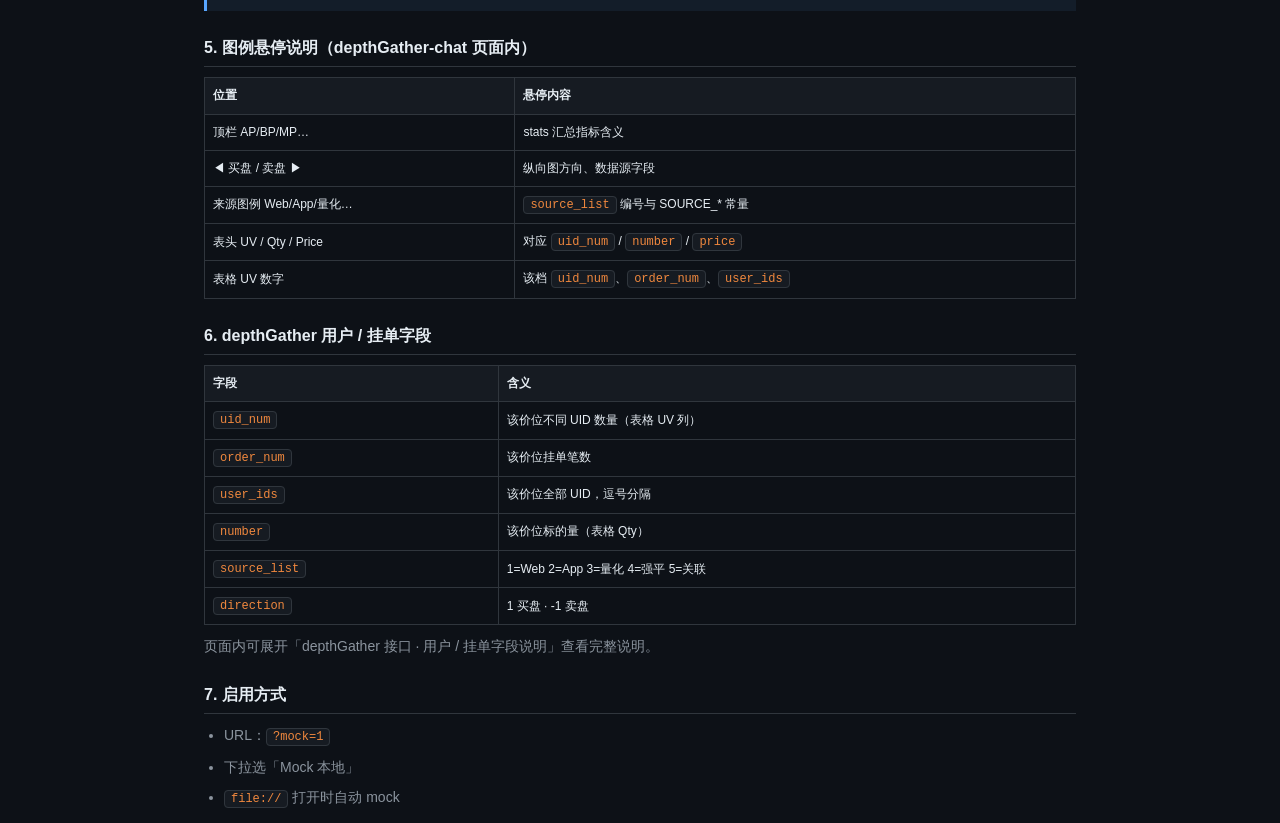
<file: depth-gather/demo.html>
<!DOCTYPE html>
<html lang="zh">
<head>
  <meta charset="UTF-8">
  <meta name="viewport" content="width=device-width, initial-scale=1.0">
  <title>depth-gather · Mock 配置说明</title>
  <style>
    :root { --bg:#0d1117; --bg2:#161b22; --border:#30363d; --text:#e6edf3; --dim:#8b949e; --accent:#58a6ff; --ok:#3fb950; }
    * { box-sizing:border-box; margin:0; padding:0; }
    body { background:var(--bg); color:var(--text); font:14px/1.6 -apple-system,sans-serif; padding:24px; max-width:920px; margin:0 auto; }
    h1 { font-size:22px; color:var(--accent); margin-bottom:8px; }
    h2 { font-size:16px; margin:24px 0 10px; border-bottom:1px solid var(--border); padding-bottom:6px; }
    p, li { color:var(--dim); margin-bottom:8px; }
    li { margin-left:20px; }
    code { background:var(--bg2); border:1px solid var(--border); padding:1px 6px; border-radius:4px; font-size:12px; color:#f0883e; }
    pre { background:var(--bg2); border:1px solid var(--border); border-radius:6px; padding:12px; overflow:auto; font-size:12px; margin:10px 0; }
    table { width:100%; border-collapse:collapse; font-size:12px; margin:10px 0; }
    th, td { border:1px solid var(--border); padding:8px; text-align:left; }
    th { background:var(--bg2); }
    .btns { display:flex; flex-wrap:wrap; gap:10px; margin:16px 0; }
    .btn { padding:8px 14px; border-radius:6px; text-decoration:none; font-size:13px; font-weight:600; }
    .btn-go { background:#238636; color:#fff; }
    .btn-mock { background:#1f6feb; color:#fff; }
    .btn-ghost { background:var(--bg2); color:var(--text); border:1px solid var(--border); }
    .note { background:rgba(88,166,255,.08); border-left:3px solid var(--accent); padding:10px 12px; margin:12px 0; font-size:13px; }
  </style>
</head>
<body>

<h1>depthGather-chat · 深度均匀性查看</h1>
<p>
  <strong>主要目的：</strong>查看本所某交易对挂单深度是否<strong>均匀</strong>（各档 Qty 是否合理、有无断崖/缺档）。
  产品说明见 <a href="README.md" style="color:var(--accent);">README.md</a>（封板文档）。
  下文为 Mock / 接口技术补充。
</p>

  <div class="btns">
  <a class="btn btn-go" href="README.md">产品说明 README</a>
  <a class="btn btn-go" href="depthGather-chat.html">打开工具</a>
  <a class="btn btn-mock" href="depthGather-chat.html?mock=1">Mock 模式（推荐 Demo）</a>
  <a class="btn btn-ghost" href="depthGather-chat.html?mock=1&symbol_id=1000003">Mock · TRX</a>
  <a class="btn btn-ghost" href="../config/demo-mock.json">总索引 demo-mock.json</a>
  <a class="btn btn-ghost" href="../">返回首页</a>
</div>

<h2>1. 配置文件</h2>
<table>
  <tr><th>文件</th><th>作用</th></tr>
  <tr><td><code>config/mock-config.json</code></td><td>api_base、mock 文件命名规则</td></tr>
  <tr><td><code>data/mock/mock.json</code></td><td>接口索引说明</td></tr>
  <tr><td><code>js/mock-data.js</code></td><td>file:// 内嵌 fallback（自动生成）</td></tr>
  <tr><td><code>js/mock-bridge.js</code></td><td>拦截 <code>/debug/depthGather</code></td></tr>
</table>

<h2>2. Mock / 测试环境切换</h2>
<table>
  <tr><th>方式</th><th>行为</th></tr>
  <tr><td>下拉「Mock 本地」</td><td>读本地 JSON；<strong>始终保留</strong>，与测试环境并列</td></tr>
  <tr><td>下拉「测试环境」</td><td>请求真接口；<strong>不可删除</strong>，随时可切回</td></tr>
  <tr><td>切换下拉</td><td>立即拉取当前数据源（无需先开定时刷新）</td></tr>
  <tr><td><code>?mock=1</code></td><td>仅默认选中 Mock；仍可在下拉切测试环境</td></tr>
  <tr><td>无参数打开</td><td>默认选中测试环境</td></tr>
  <tr><td>改 symbol_id</td><td>Enter 或失焦后按当前模式重新拉取</td></tr>
</table>
<div class="note">Mock 与测试环境<strong>两项始终同时存在</strong>；切换下拉后立即刷新。若用 <code>file://</code> 打开，切测试环境可能因 CORS 失败，请用 <code>./start.sh</code> 起 HTTP 服务。</div>

<h2>3. Mock 文件命名</h2>
<pre>GET /debug/depthGather?symbol_id={id}

  → data/mock/depthGather.symbol-{symbol_id}.json
  → 回退 data/mock/depthGather.default.json</pre>

<p>已内置示例：</p>
<ul>
  <li><code>1000001</code> — BTC（18 档，每档 <code>number</code> 随机 0.01~10）</li>
  <li><code>1000003</code> — TRX</li>
</ul>

<h2>4. 响应结构 <code>data</code></h2>
<pre>{
  "code": 0,
  "msg": "success",
  "data": {
    "stats": {
      "ask_price", "bid_price", "mark_price", "diff_price",
      "ask_qty", "bid_qty", "uid_num", "order_num"
    },
    "depth": {
      "ask": [{
        "price", "number", "uid_num", "order_num",
        "user_ids", "source_list", "direction"
      }],
      "bid": [ ... ]
    },
    "asks": [[price, cumQty], ...],
    "bids": [[price, cumQty], ...]
  }
}</pre>

<div class="note">
  <strong>页面读法：</strong>左侧订单簿与右侧纵向图均用 <code>depth.ask/bid</code> 的 <code>number</code>（每一档独立量，非累计）。
  <code>asks/bids</code> 为接口原样累计数组，本页图表<strong>不使用</strong>。
  修改 mock 后 HTTP 模式刷新即可；file:// 需重新运行生成 <code>js/mock-data.js</code>。
</div>

<h2>5. 图例悬停说明（depthGather-chat 页面内）</h2>
<table>
  <tr><th>位置</th><th>悬停内容</th></tr>
  <tr><td>顶栏 AP/BP/MP…</td><td>stats 汇总指标含义</td></tr>
  <tr><td>◀ 买盘 / 卖盘 ▶</td><td>纵向图方向、数据源字段</td></tr>
  <tr><td>来源图例 Web/App/量化…</td><td><code>source_list</code> 编号与 SOURCE_* 常量</td></tr>
  <tr><td>表头 UV / Qty / Price</td><td>对应 <code>uid_num</code> / <code>number</code> / <code>price</code></td></tr>
  <tr><td>表格 UV 数字</td><td>该档 <code>uid_num</code>、<code>order_num</code>、<code>user_ids</code></td></tr>
</table>

<h2>6. depthGather 用户 / 挂单字段</h2>
<table>
  <tr><th>字段</th><th>含义</th></tr>
  <tr><td><code>uid_num</code></td><td>该价位不同 UID 数量（表格 UV 列）</td></tr>
  <tr><td><code>order_num</code></td><td>该价位挂单笔数</td></tr>
  <tr><td><code>user_ids</code></td><td>该价位全部 UID，逗号分隔</td></tr>
  <tr><td><code>number</code></td><td>该价位标的量（表格 Qty）</td></tr>
  <tr><td><code>source_list</code></td><td>1=Web 2=App 3=量化 4=强平 5=关联</td></tr>
  <tr><td><code>direction</code></td><td>1 买盘 · -1 卖盘</td></tr>
</table>
<p>页面内可展开「depthGather 接口 · 用户 / 挂单字段说明」查看完整说明。</p>

<h2>7. 启用方式</h2>
<ul>
  <li>URL：<code>?mock=1</code></li>
  <li>下拉选「Mock 本地」</li>
  <li><code>file://</code> 打开时自动 mock</li>
</ul>

</body>
</html>
</file>
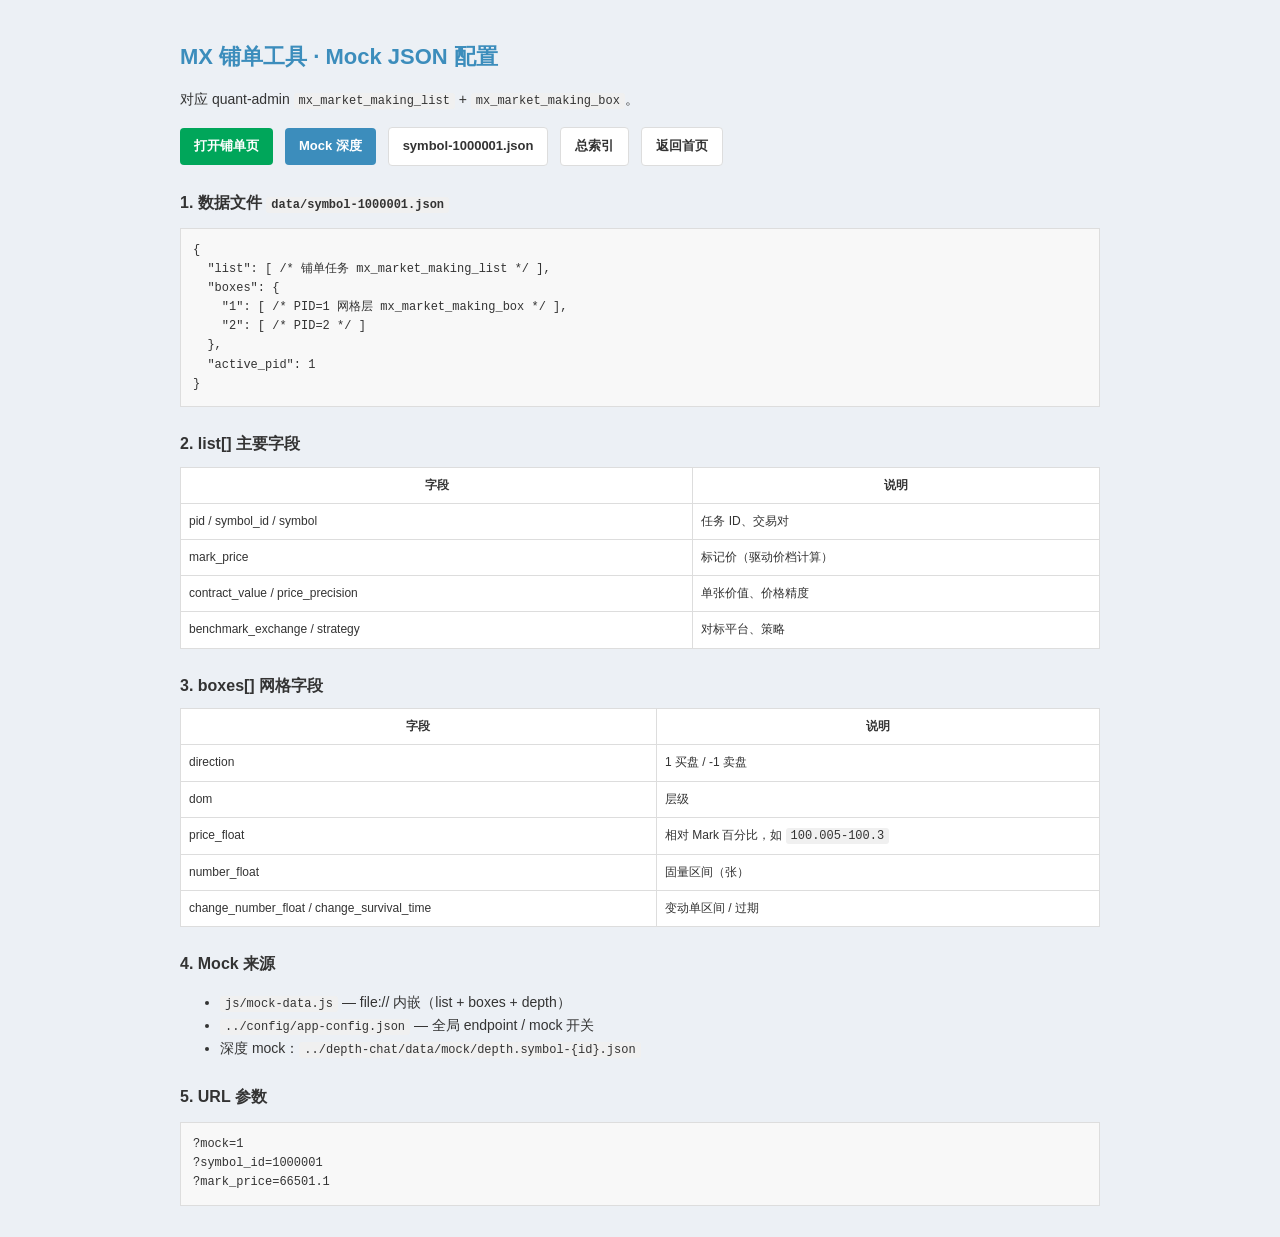
<file: market-making/demo.html>
<!DOCTYPE html>
<html lang="zh">
<head>
  <meta charset="UTF-8">
  <meta name="viewport" content="width=device-width, initial-scale=1.0">
  <title>铺单工具 · Mock JSON 配置</title>
  <style>
    :root { --bg:#ecf0f5; --card:#fff; --border:#ddd; --text:#333; --dim:#666; --accent:#3c8dbc; }
    body { font:14px/1.6 -apple-system,sans-serif; background:var(--bg); color:var(--text); padding:24px; max-width:920px; margin:0 auto; }
    h1 { color:var(--accent); font-size:22px; margin-bottom:8px; }
    h2 { font-size:16px; margin:24px 0 10px; }
    pre { background:#f8f8f8; border:1px solid var(--border); padding:12px; overflow:auto; font-size:12px; }
    code { background:#f0f0f0; padding:1px 5px; border-radius:3px; font-size:12px; }
    table { width:100%; border-collapse:collapse; font-size:12px; margin:10px 0; background:var(--card); }
    th, td { border:1px solid var(--border); padding:8px; }
    .btns { margin:16px 0; }
    .btn { display:inline-block; margin-right:8px; padding:8px 14px; border-radius:4px; text-decoration:none; font-weight:600; font-size:13px; }
    .btn-go { background:#00a65a; color:#fff; }
    .btn-mock { background:var(--accent); color:#fff; }
    .btn-ghost { background:#fff; border:1px solid var(--border); color:var(--text); }
  </style>
</head>
<body>

<h1>MX 铺单工具 · Mock JSON 配置</h1>
<p>对应 quant-admin <code>mx_market_making_list</code> + <code>mx_market_making_box</code>。</p>

<div class="btns">
  <a class="btn btn-go" href="index.html">打开铺单页</a>
  <a class="btn btn-mock" href="index.html?mock=1">Mock 深度</a>
  <a class="btn btn-ghost" href="data/symbol-1000001.json">symbol-1000001.json</a>
  <a class="btn btn-ghost" href="../config/demo-mock.json">总索引</a>
  <a class="btn btn-ghost" href="../">返回首页</a>
</div>

<h2>1. 数据文件 <code>data/symbol-1000001.json</code></h2>
<pre>{
  "list": [ /* 铺单任务 mx_market_making_list */ ],
  "boxes": {
    "1": [ /* PID=1 网格层 mx_market_making_box */ ],
    "2": [ /* PID=2 */ ]
  },
  "active_pid": 1
}</pre>

<h2>2. list[] 主要字段</h2>
<table>
  <tr><th>字段</th><th>说明</th></tr>
  <tr><td>pid / symbol_id / symbol</td><td>任务 ID、交易对</td></tr>
  <tr><td>mark_price</td><td>标记价（驱动价档计算）</td></tr>
  <tr><td>contract_value / price_precision</td><td>单张价值、价格精度</td></tr>
  <tr><td>benchmark_exchange / strategy</td><td>对标平台、策略</td></tr>
</table>

<h2>3. boxes[] 网格字段</h2>
<table>
  <tr><th>字段</th><th>说明</th></tr>
  <tr><td>direction</td><td>1 买盘 / -1 卖盘</td></tr>
  <tr><td>dom</td><td>层级</td></tr>
  <tr><td>price_float</td><td>相对 Mark 百分比，如 <code>100.005-100.3</code></td></tr>
  <tr><td>number_float</td><td>固量区间（张）</td></tr>
  <tr><td>change_number_float / change_survival_time</td><td>变动单区间 / 过期</td></tr>
</table>

<h2>4. Mock 来源</h2>
<ul>
  <li><code>js/mock-data.js</code> — file:// 内嵌（list + boxes + depth）</li>
  <li><code>../config/app-config.json</code> — 全局 endpoint / mock 开关</li>
  <li>深度 mock：<code>../depth-chat/data/mock/depth.symbol-{id}.json</code></li>
</ul>

<h2>5. URL 参数</h2>
<pre>?mock=1
?symbol_id=1000001
?mark_price=66501.1</pre>

</body>
</html>
</file>
